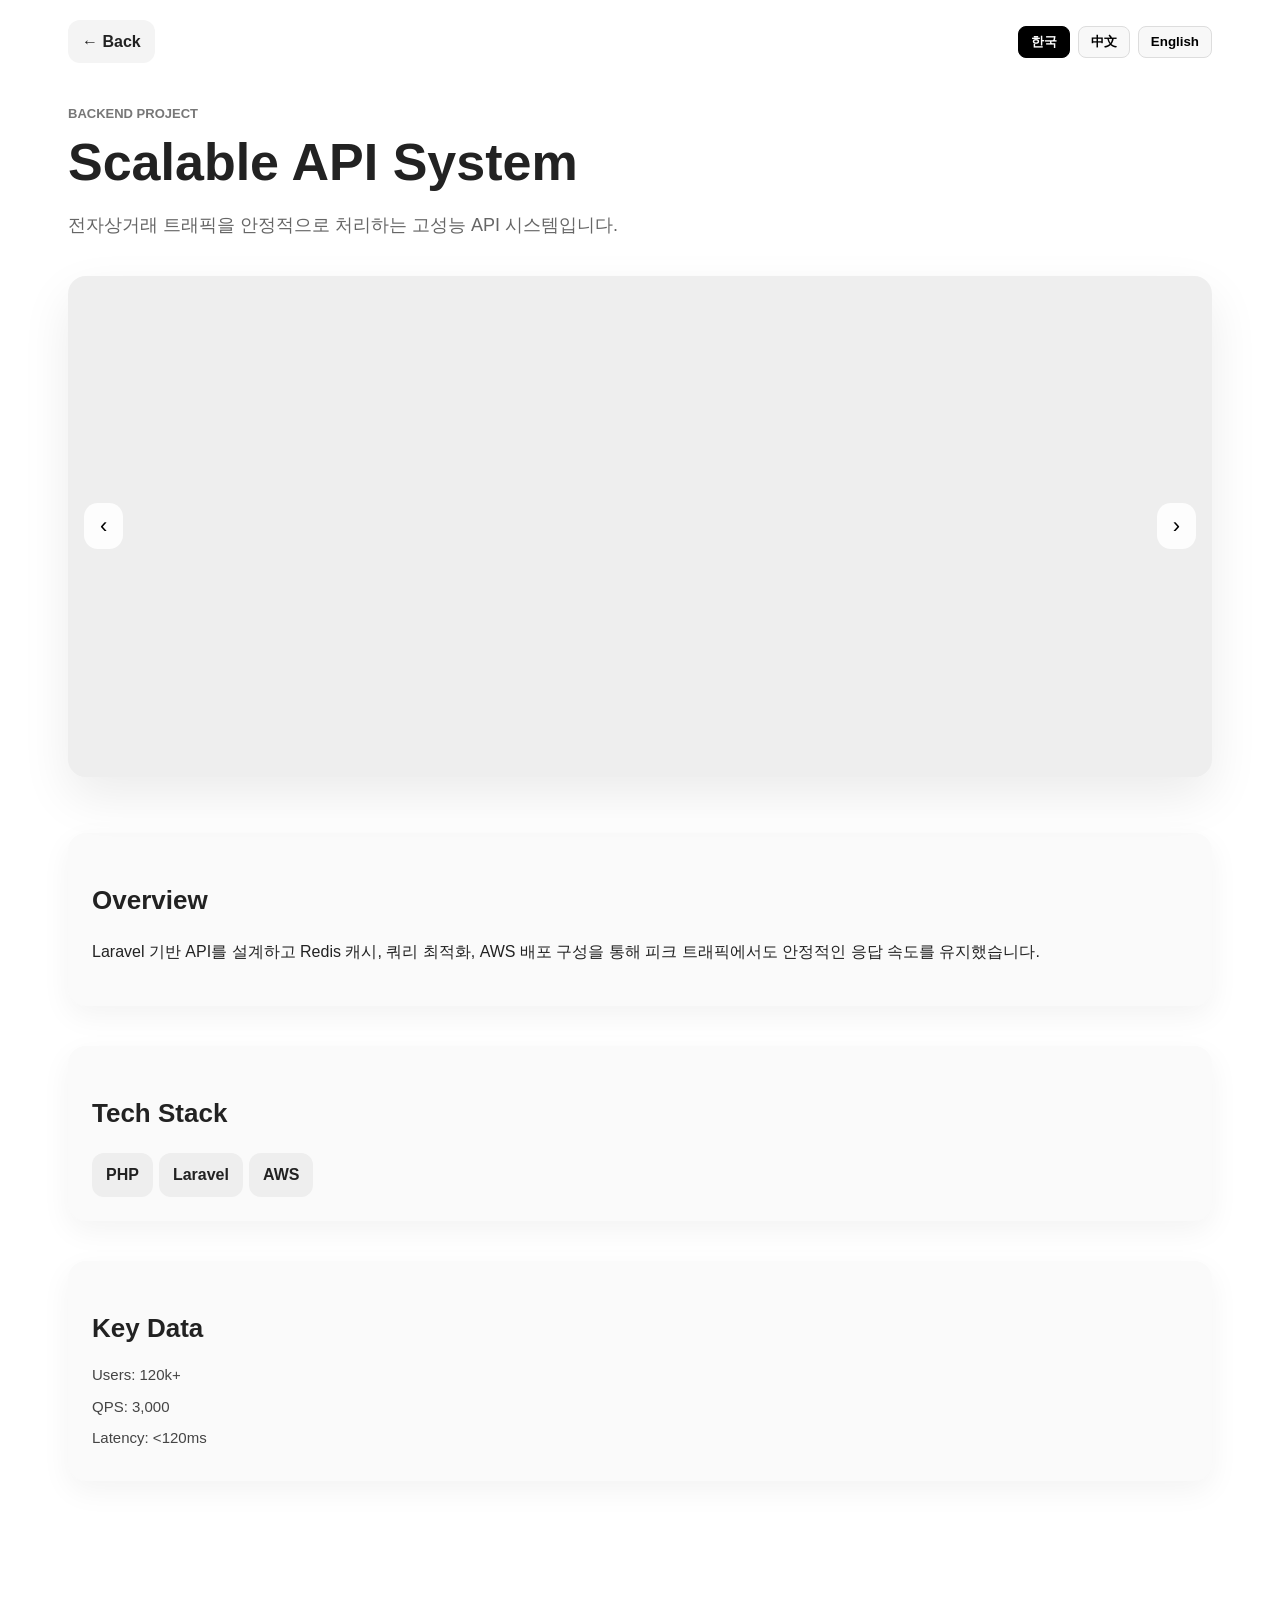
<file: project-detail.html>
<!DOCTYPE html>
<html lang="ko">
<head>
    <meta charset="utf-8">
    <meta name="viewport" content="width=device-width, initial-scale=1">

    <title id="seoTitle">Project Detail | Elkan Park</title>
    <meta name="description" id="seoDesc" content="Project detail page">

    <meta property="og:type" content="website">
    <meta property="og:title" id="ogTitle" content="Project Detail | Elkan Park">
    <meta property="og:description" id="ogDesc" content="Project detail page">
    <meta property="og:image" id="ogImage" content="">

    <link rel="stylesheet" href="project-detail.css">
</head>

<body>
<div class="detail-page">

    <header class="detail-header">
        <a id="backBtn" href="index.html" class="back-btn">← Back</a>

        <div class="lang-switch" aria-label="Language selector">
            <button class="lang-btn" type="button" data-lang="ko">한국</button>
            <button class="lang-btn" type="button" data-lang="zh">中文</button>
            <button class="lang-btn" type="button" data-lang="en">English</button>
        </div>
    </header>

    <main>
        <section class="detail-hero">
            <p id="detailLabel" class="detail-label"></p>
            <h1 id="detailTitle"></h1>
            <p id="detailBrief"></p>
        </section>

        <section class="detail-carousel" aria-label="Project screenshots">
            <div class="carousel-wrapper">
                <div class="carousel-slide visible" id="slide0"></div>
                <div class="carousel-slide" id="slide1"></div>
                <div class="carousel-slide" id="slide2"></div>

                <button class="carousel-prev" type="button" aria-label="Previous image">‹</button>
                <button class="carousel-next" type="button" aria-label="Next image">›</button>
            </div>
        </section>

        <section class="detail-content">
            <article class="detail-card">
                <h2 id="overviewHeading">Overview</h2>
                <p id="detailOverview"></p>
            </article>

            <article class="detail-card">
                <h2 id="stackHeading">Tech Stack</h2>
                <div id="detailTags" class="tag-list"></div>
            </article>

            <article class="detail-card">
                <h2 id="dataHeading">Key Data</h2>
                <div id="detailData" class="data-box"></div>
            </article>
        </section>
    </main>

</div>

<script src="project-detail.js"></script>
</body>
</html>
</file>
<file: project-detail.css>
* { box-sizing: border-box; }
body {
    margin: 0;
    font-family: "Pretendard", -apple-system, BlinkMacSystemFont, "Segoe UI", sans-serif;
    background: #fff;
    color: #222;
    line-height: 1.7;
}

.detail-page {
    max-width: 1180px;
    margin: 0 auto;
    padding: 20px 18px 100px;
}

/* Header */
.detail-header {
    display: flex;
    justify-content: space-between;
    align-items: center;
    margin-bottom: 26px;
}

.back-btn {
    text-decoration: none;
    padding: 8px 14px;
    border-radius: 12px;
    background: #f4f4f4;
    font-weight: 600;
    color: #222;
}

.lang-switch { display: flex; gap: 8px; }
.lang-btn {
    padding: 6px 12px;
    border-radius: 8px;
    border: 1px solid #ddd;
    background: #f8f8f8;
    font-weight: 600;
    cursor: pointer;
}
.lang-btn.active {
    background: #000;
    color: #fff;
    border-color: #000;
}

/* Hero */
.detail-hero {
    margin: 40px 0 36px;
}
.detail-label {
    margin: 0 0 8px;
    color: #777;
    font-size: 13px;
    font-weight: 700;
    letter-spacing: 0;
    text-transform: uppercase;
}
#detailTitle {
    font-size: clamp(36px, 6vw, 52px);
    font-weight: 800;
    margin: 0 0 12px;
    line-height: 1.12;
}
#detailBrief {
    font-size: 18px;
    color: #666;
    max-width: 720px;
}

/* Carousel */
.carousel-wrapper {
    position: relative;
    width: 100%;
    aspect-ratio: 16 / 7;
    min-height: 300px;
    border-radius: 18px;
    overflow: hidden;
    background: #eee;
    box-shadow: 0 20px 50px rgba(0,0,0,0.08);
}
.carousel-slide {
    position: absolute;
    inset: 0;
    background-size: cover;
    background-position: center;
    opacity: 0;
    transition: opacity .4s ease;
}
.carousel-slide.visible { opacity: 1; }

.carousel-prev, .carousel-next {
    position: absolute;
    top: 50%;
    transform: translateY(-50%);
    padding: 10px 16px;
    font-size: 22px;
    border-radius: 14px;
    border: none;
    background: rgba(255,255,255,.9);
    cursor: pointer;
    z-index: 2;
}
.carousel-prev { left: 16px; }
.carousel-next { right: 16px; }

/* Content Cards */
.detail-content {
    margin-top: 56px;
}
.detail-card {
    margin-bottom: 40px;
    padding: 24px;
    border-radius: 18px;
    background: #fafafa;
    box-shadow: 0 10px 30px rgba(0,0,0,0.05);
}
.detail-card h2 {
    font-size: 26px;
    margin-bottom: 12px;
}

/* Tags */
.tag-list .tag {
    display: inline-block;
    padding: 8px 14px;
    background: #eee;
    border-radius: 12px;
    font-weight: 600;
    margin: 6px 6px 0 0;
}

/* Data */
.data-box {
    font-size: 15px;
    color: #444;
}
.data-line { margin-bottom: 6px; }

button:focus-visible,
.back-btn:focus-visible {
    outline: 3px solid #7aa7ff;
    outline-offset: 3px;
}

/* 📱 Mobile Optimization */
@media (max-width: 768px) {
    #detailTitle { font-size: 34px; }
    #detailBrief { font-size: 16px; }

    .detail-page { padding: 20px 16px 72px; }

    .carousel-wrapper { aspect-ratio: 4 / 3; min-height: 240px; border-radius: 14px; }

    .detail-card {
        padding: 18px;
    }

    .detail-header {
        flex-direction: column;
        align-items: flex-start;
        gap: 12px;
    }
}

@media (prefers-reduced-motion: reduce) {
    *, *::before, *::after {
        animation-duration: .01ms !important;
        animation-iteration-count: 1 !important;
        scroll-behavior: auto !important;
        transition-duration: .01ms !important;
    }
}
</file>
